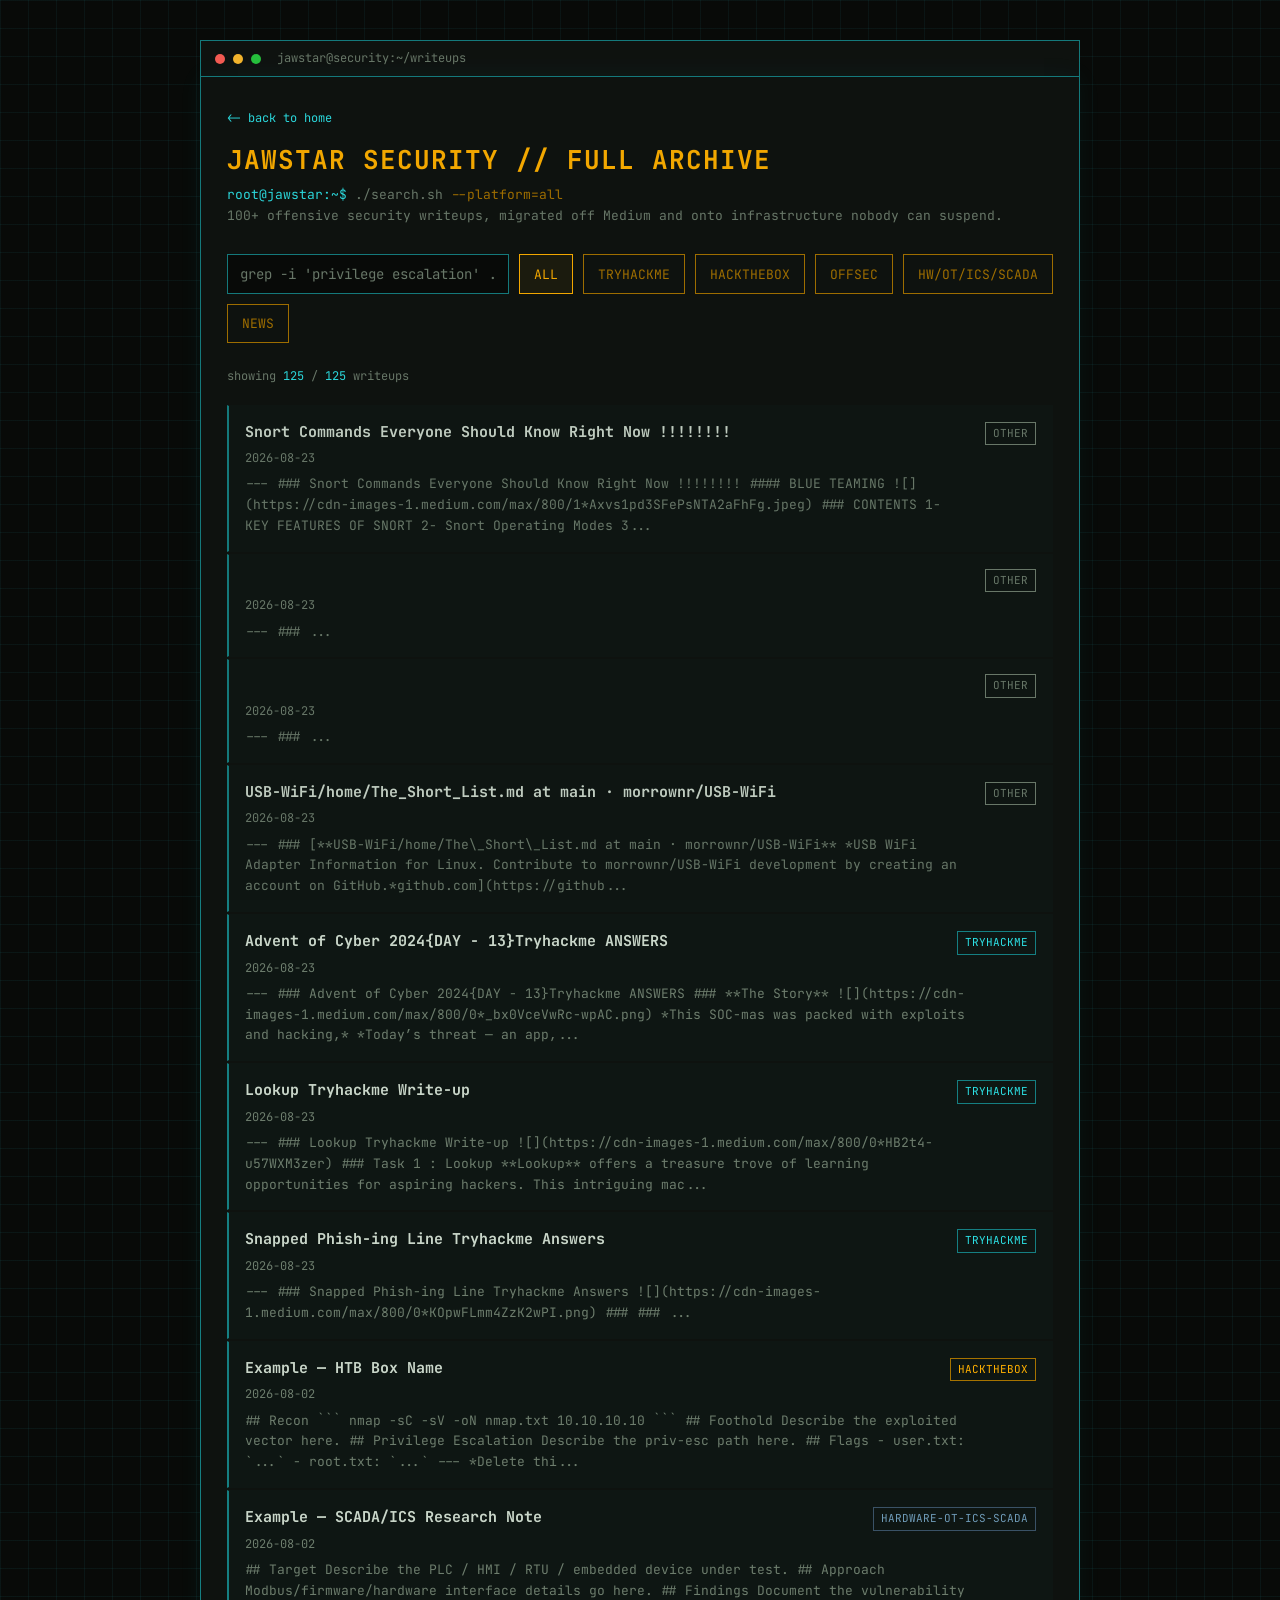
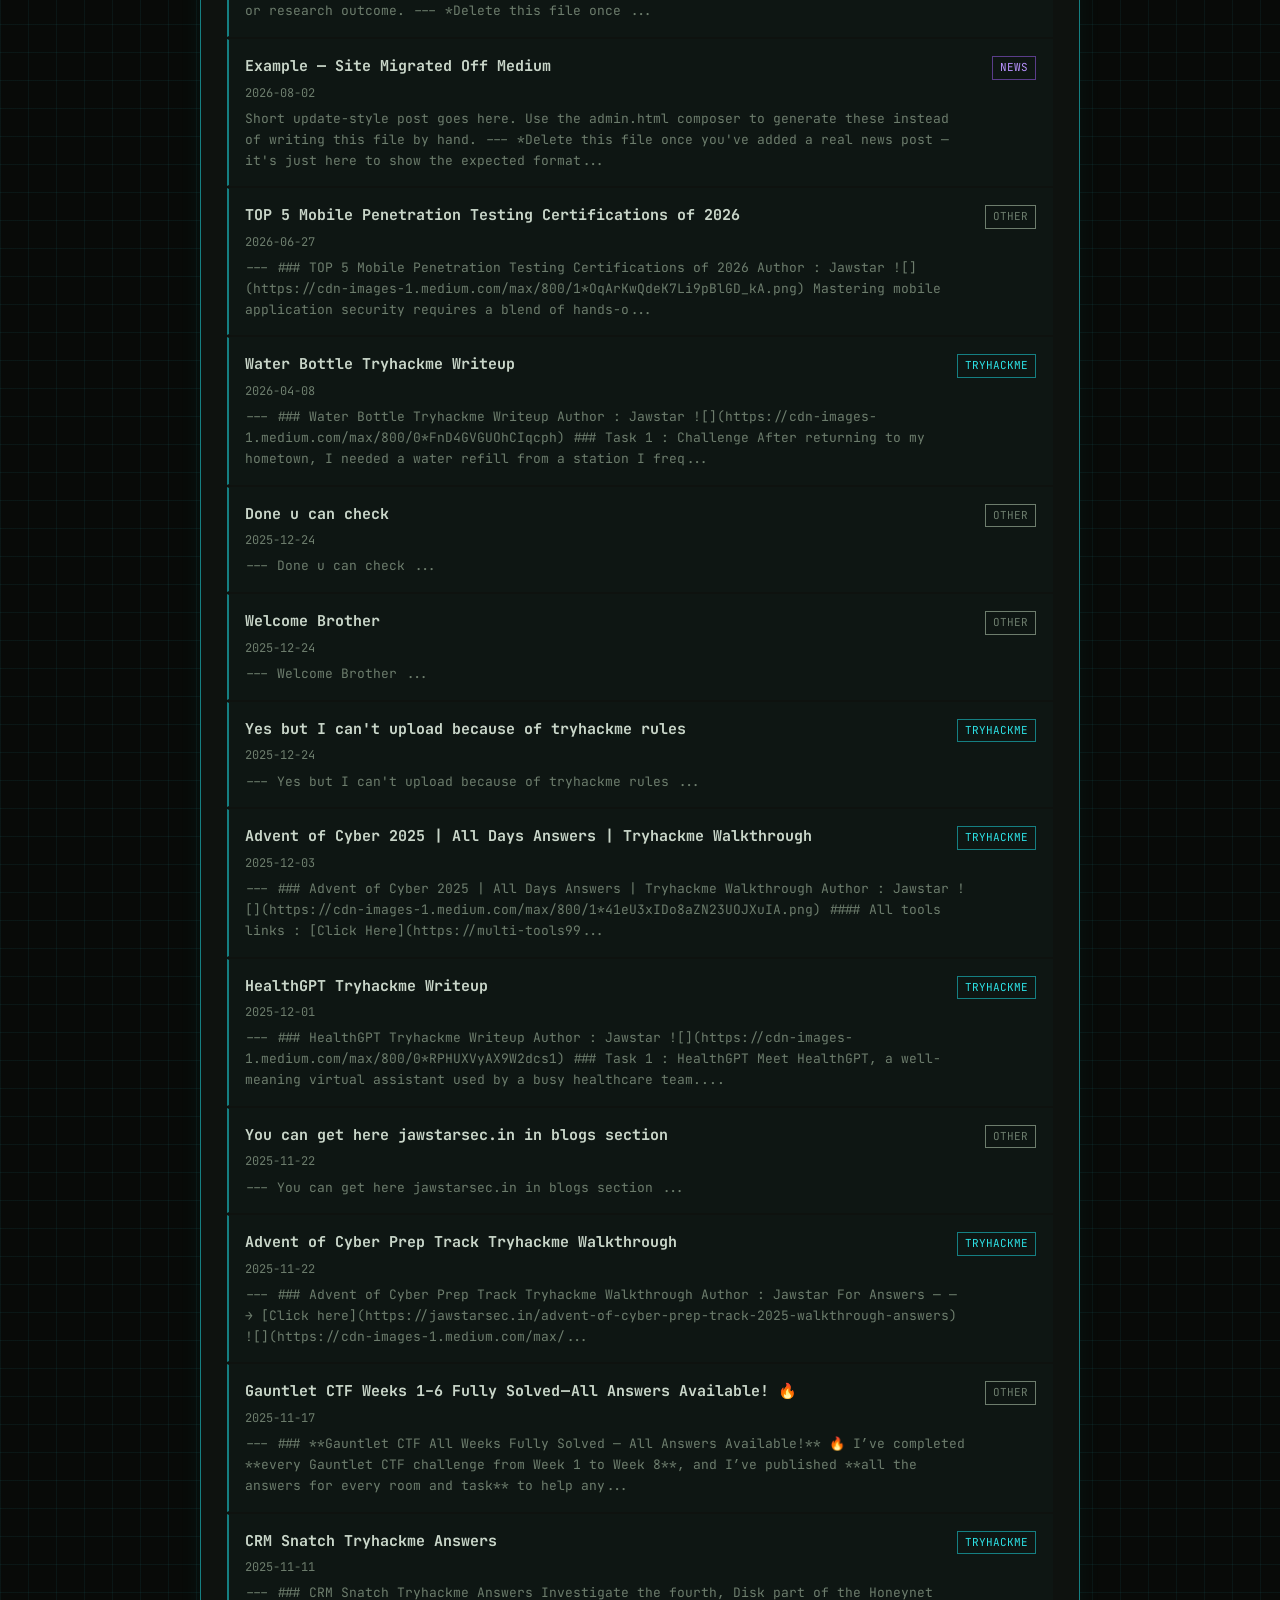
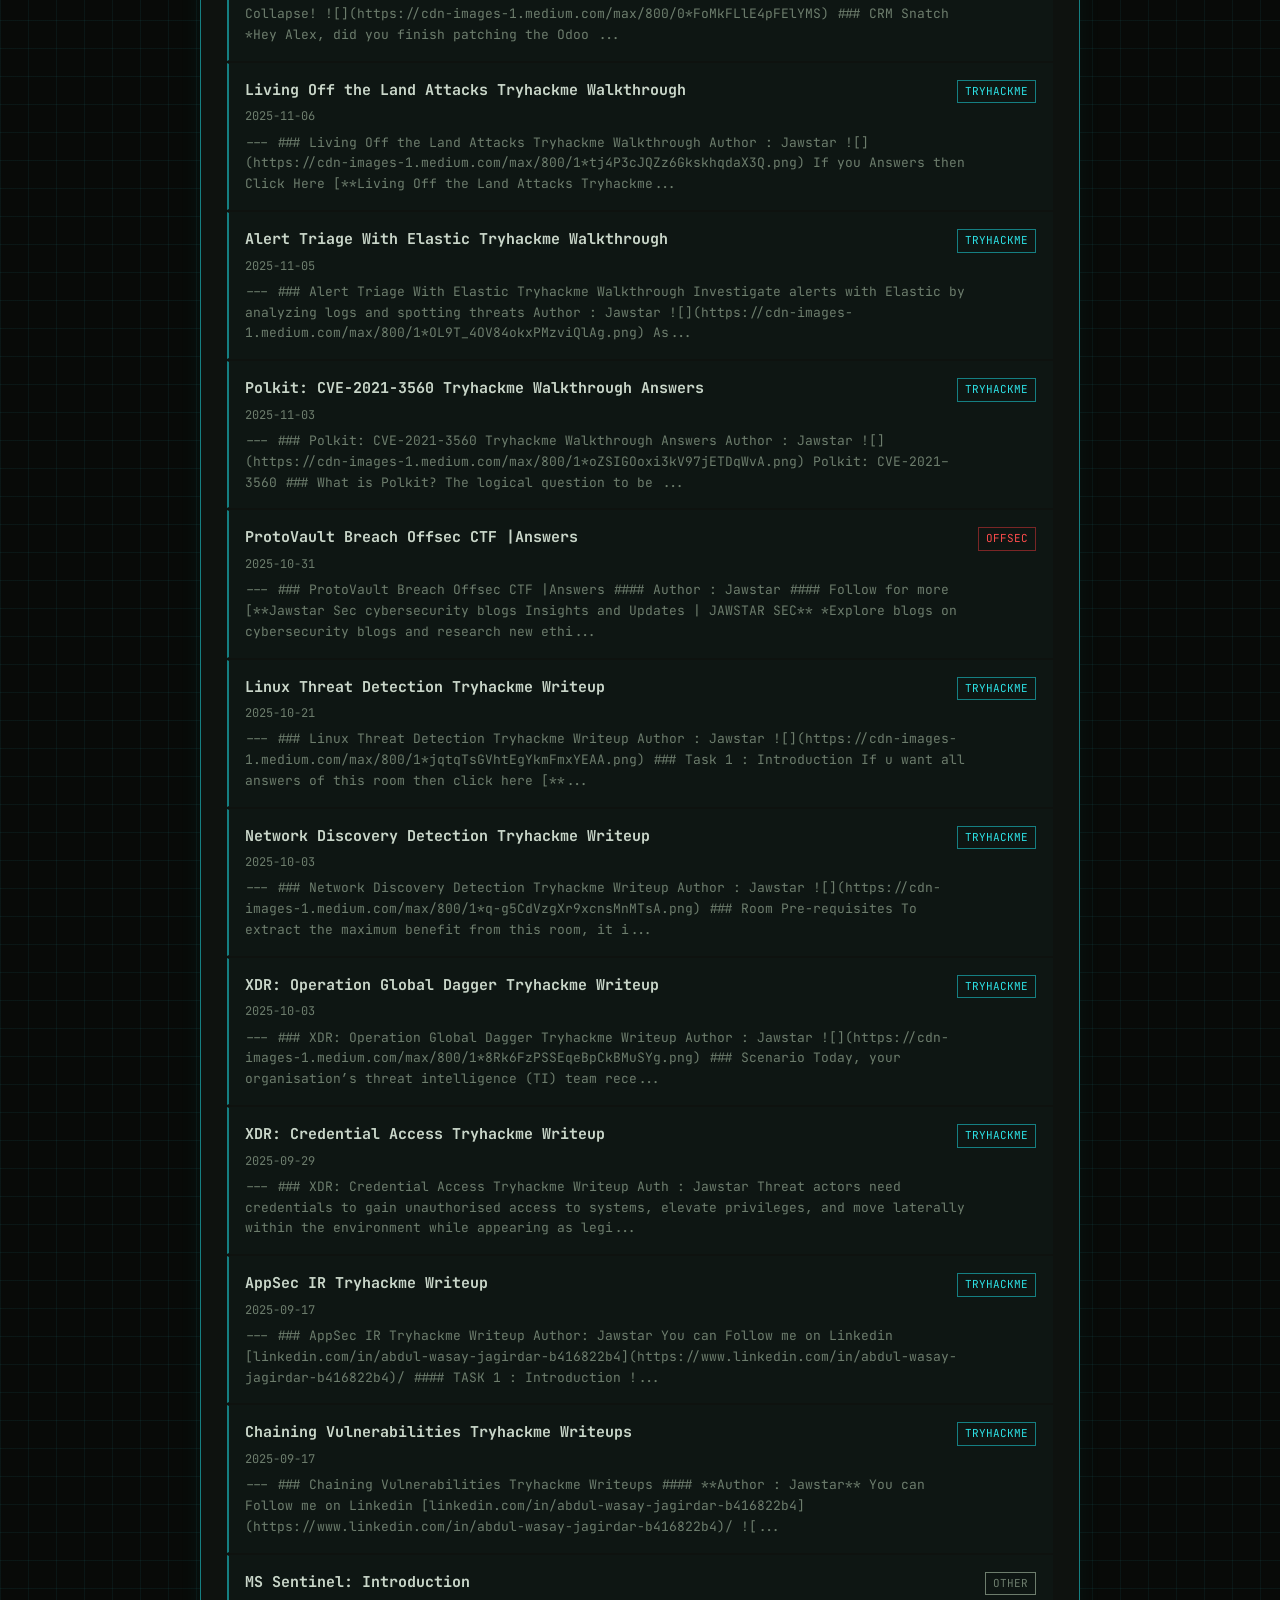
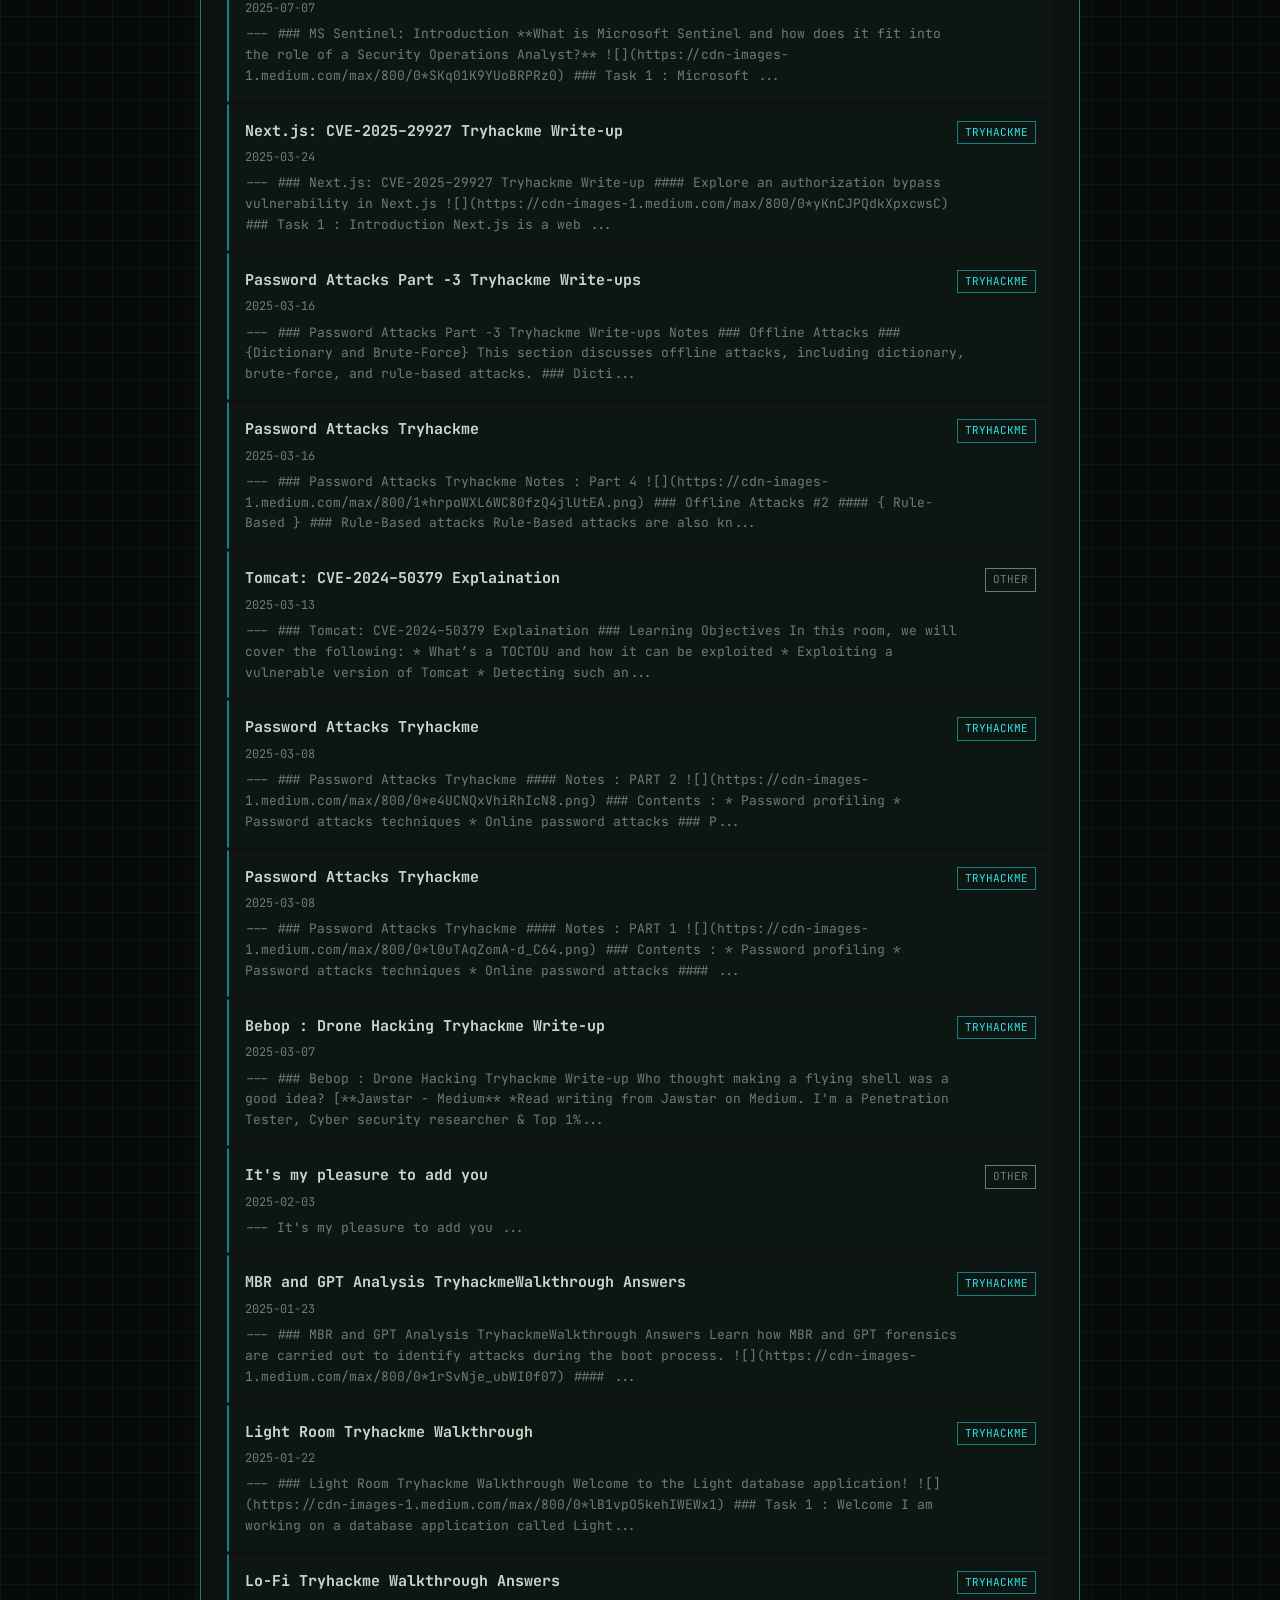
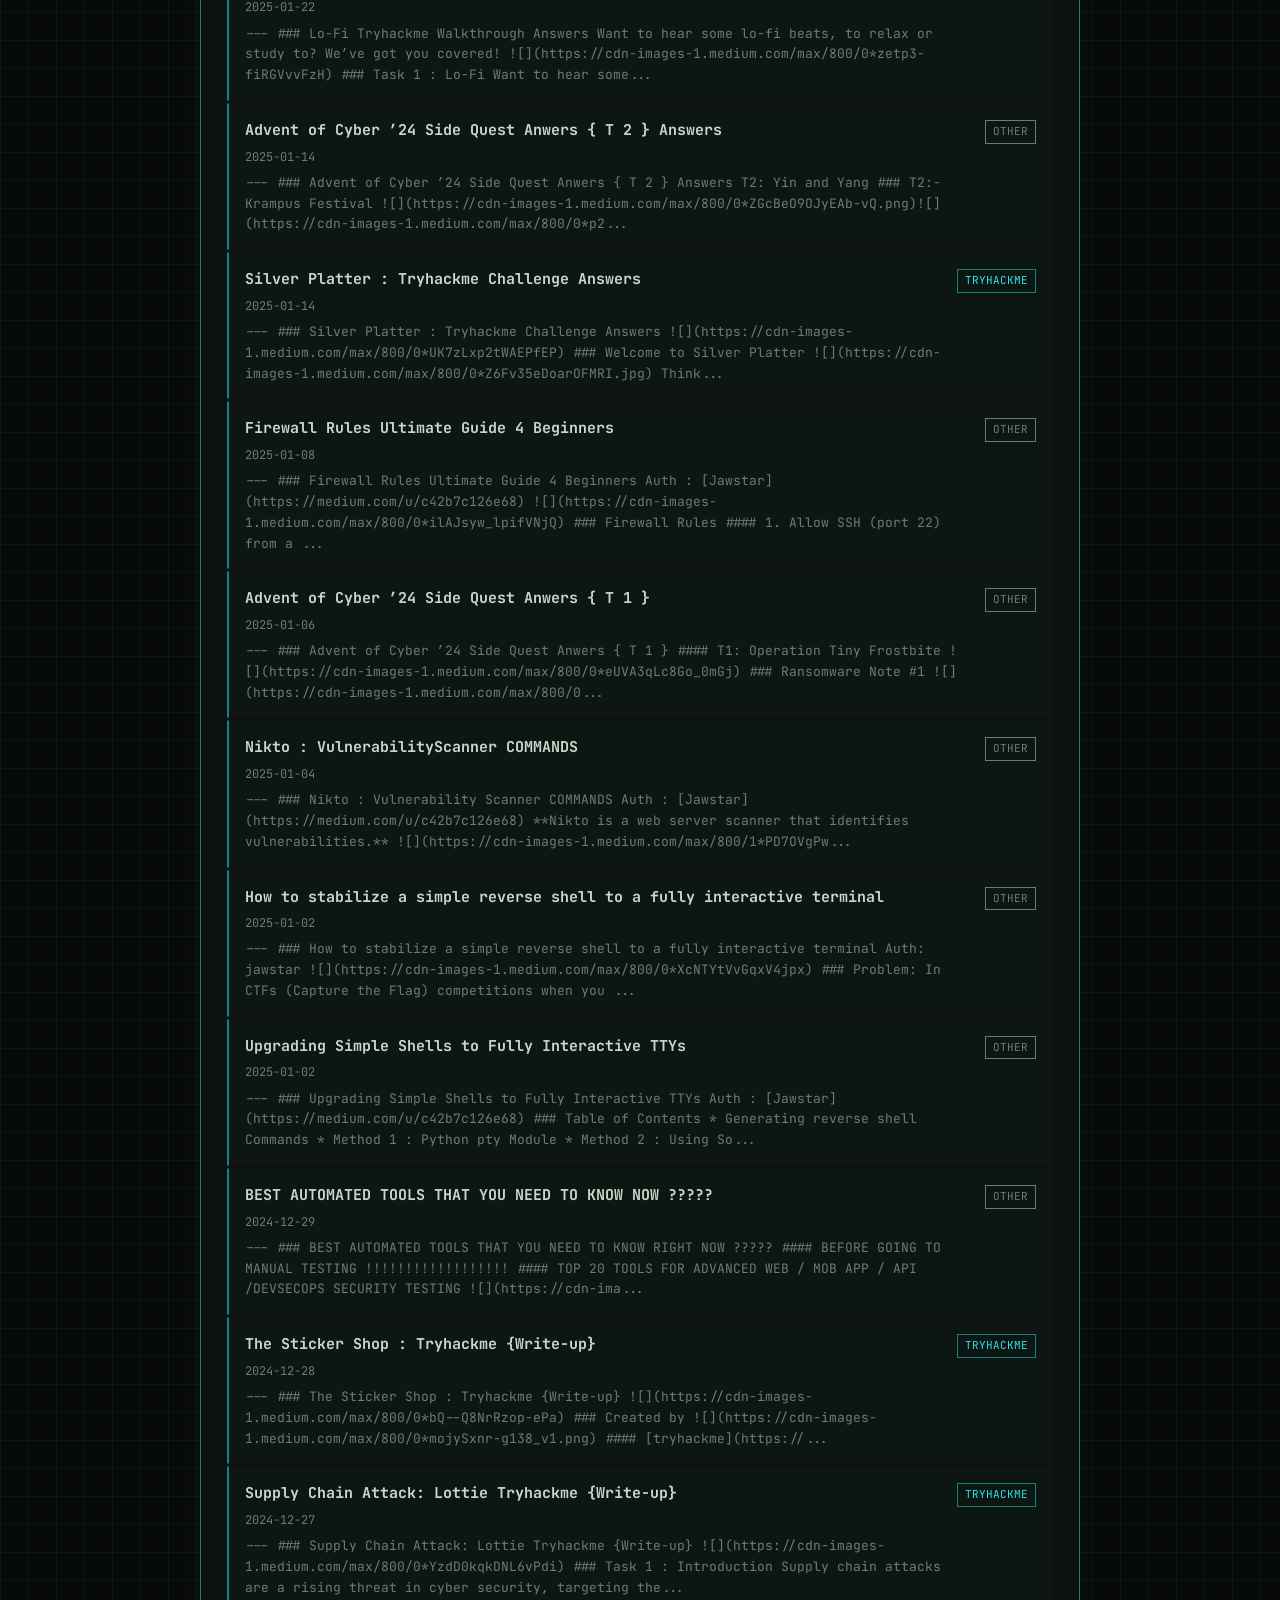
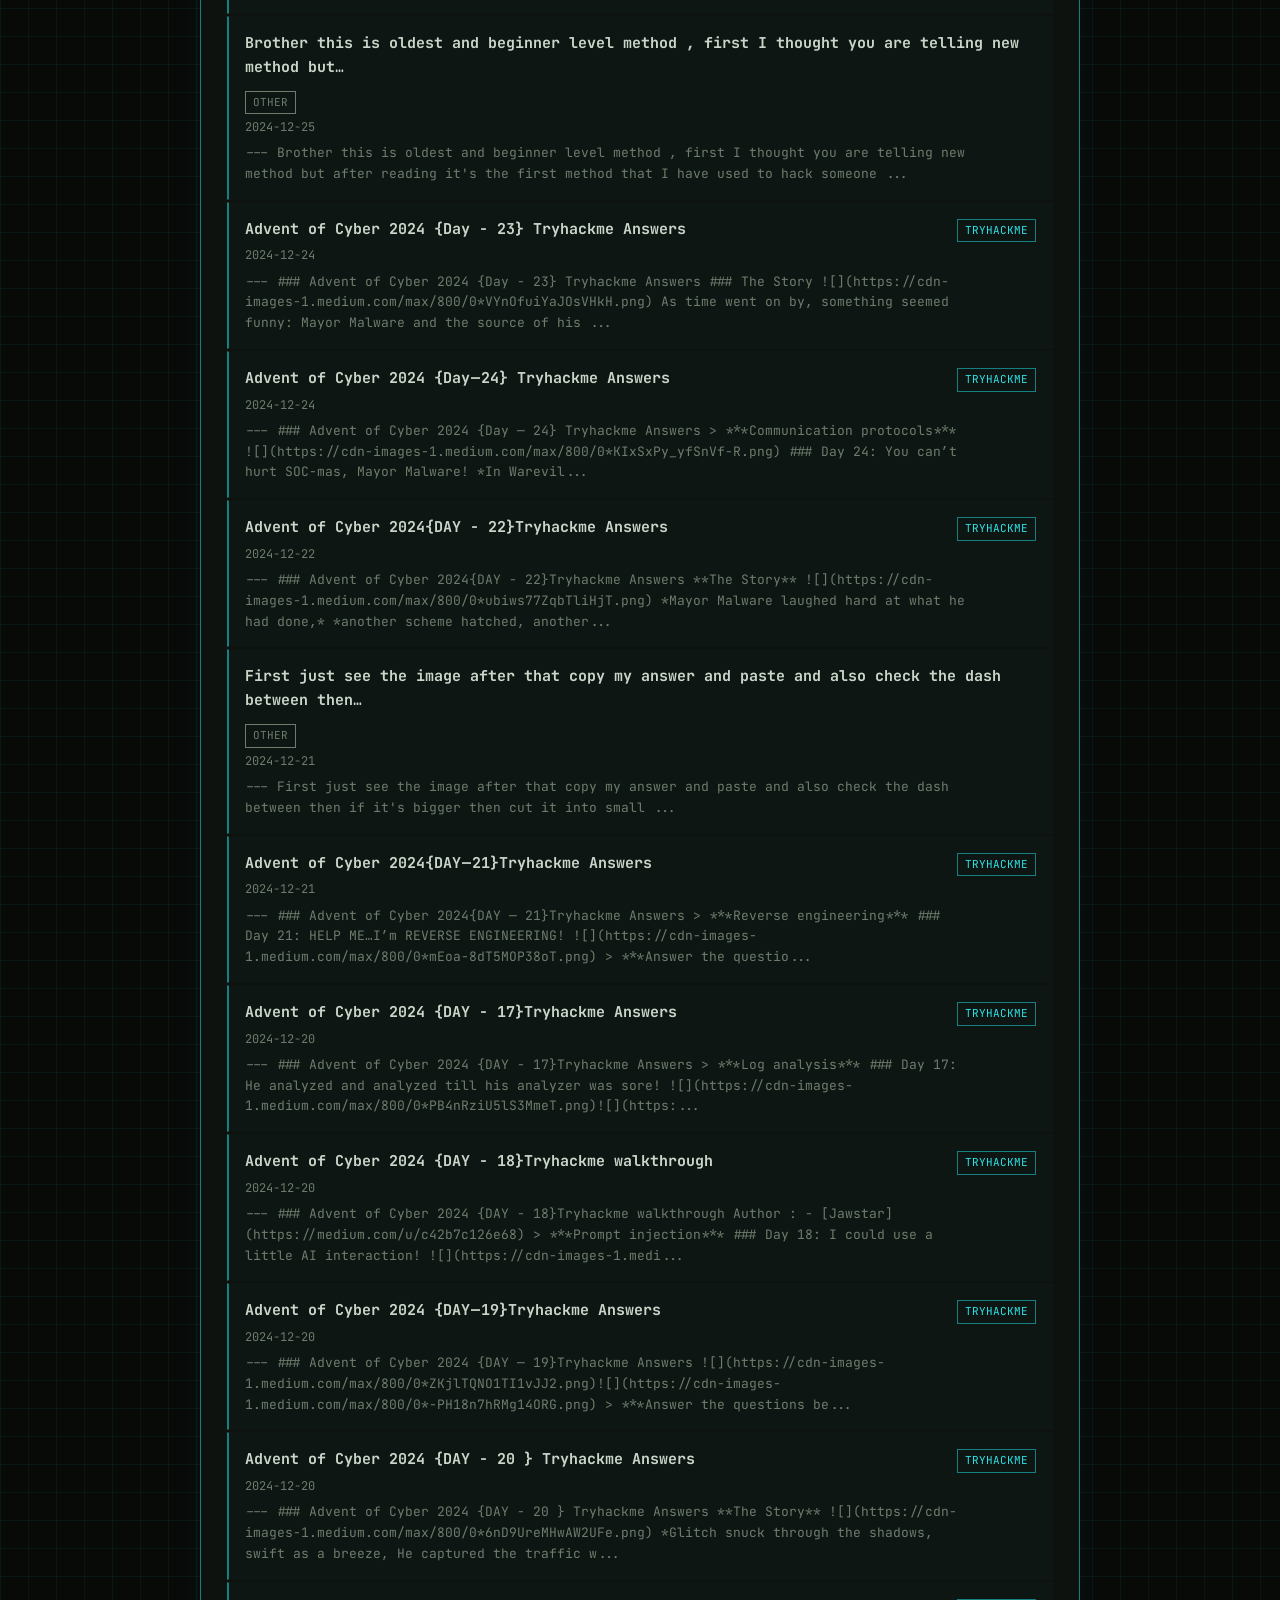
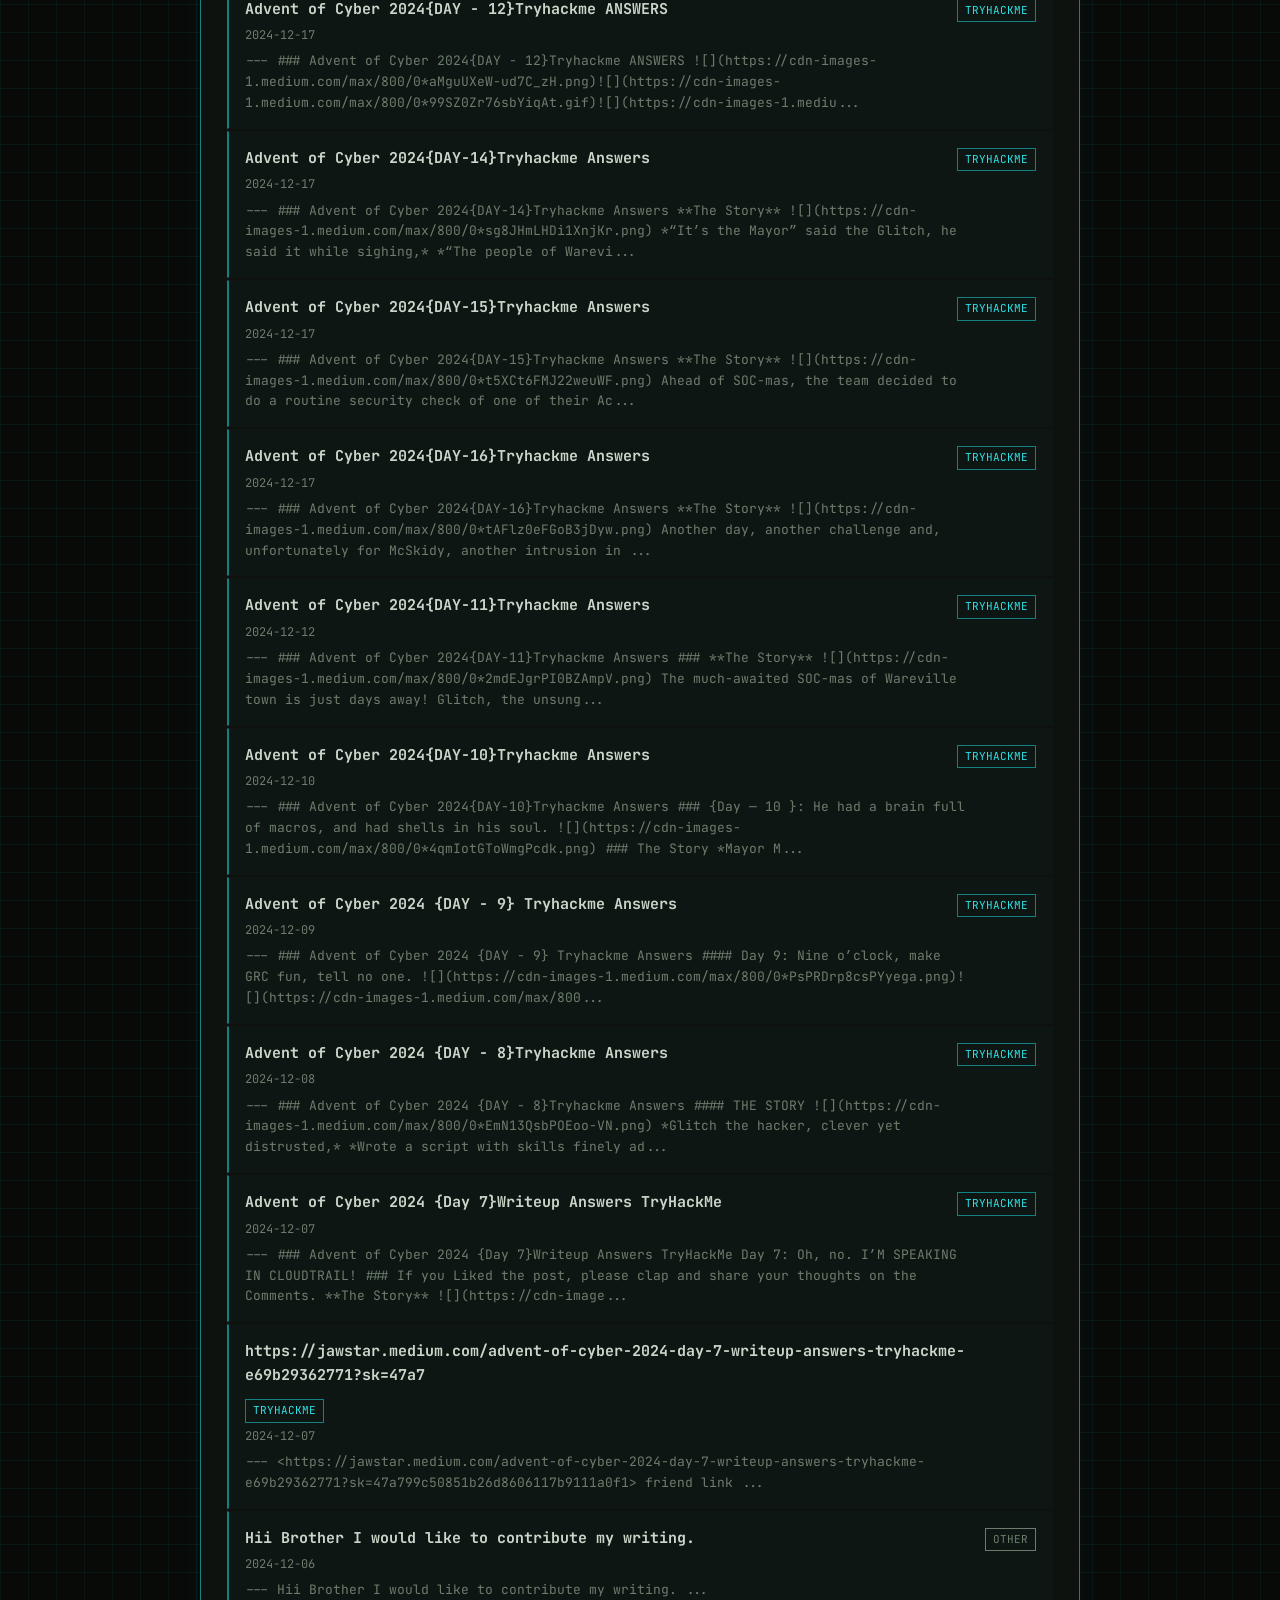
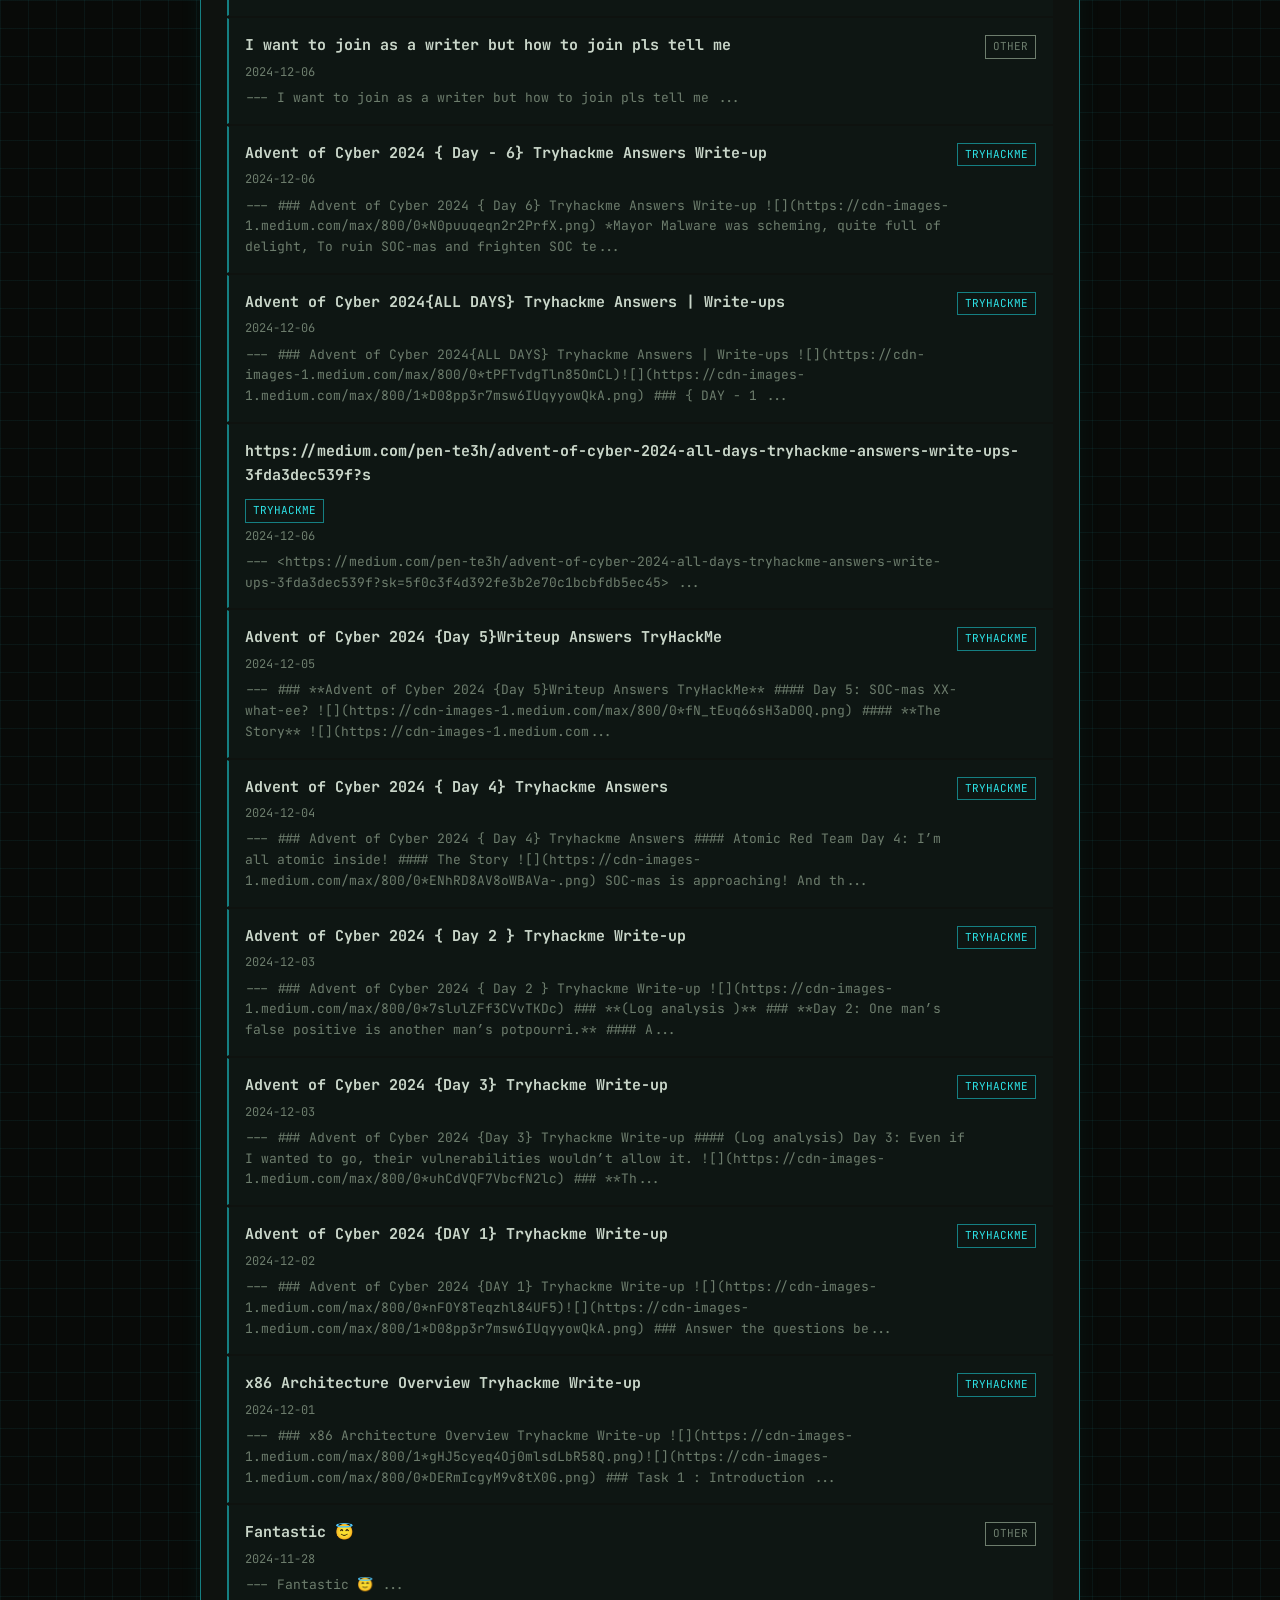
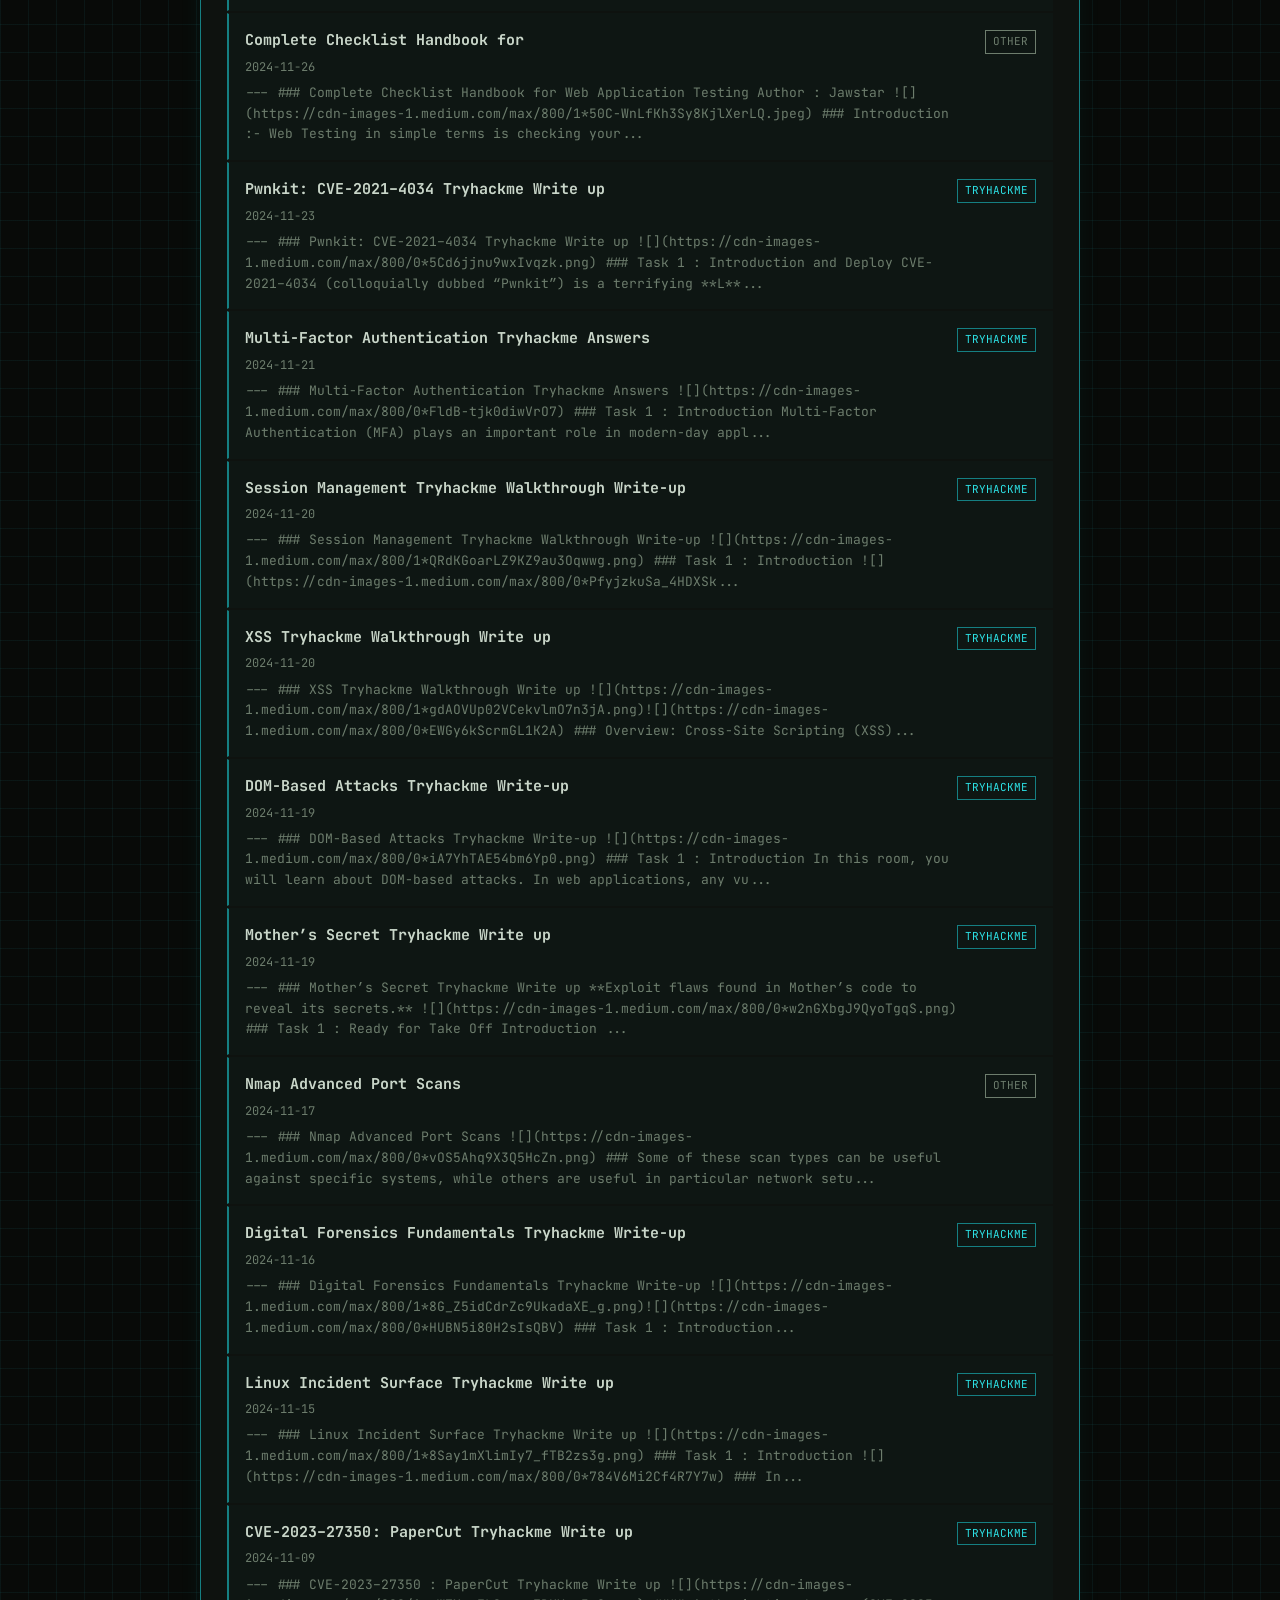
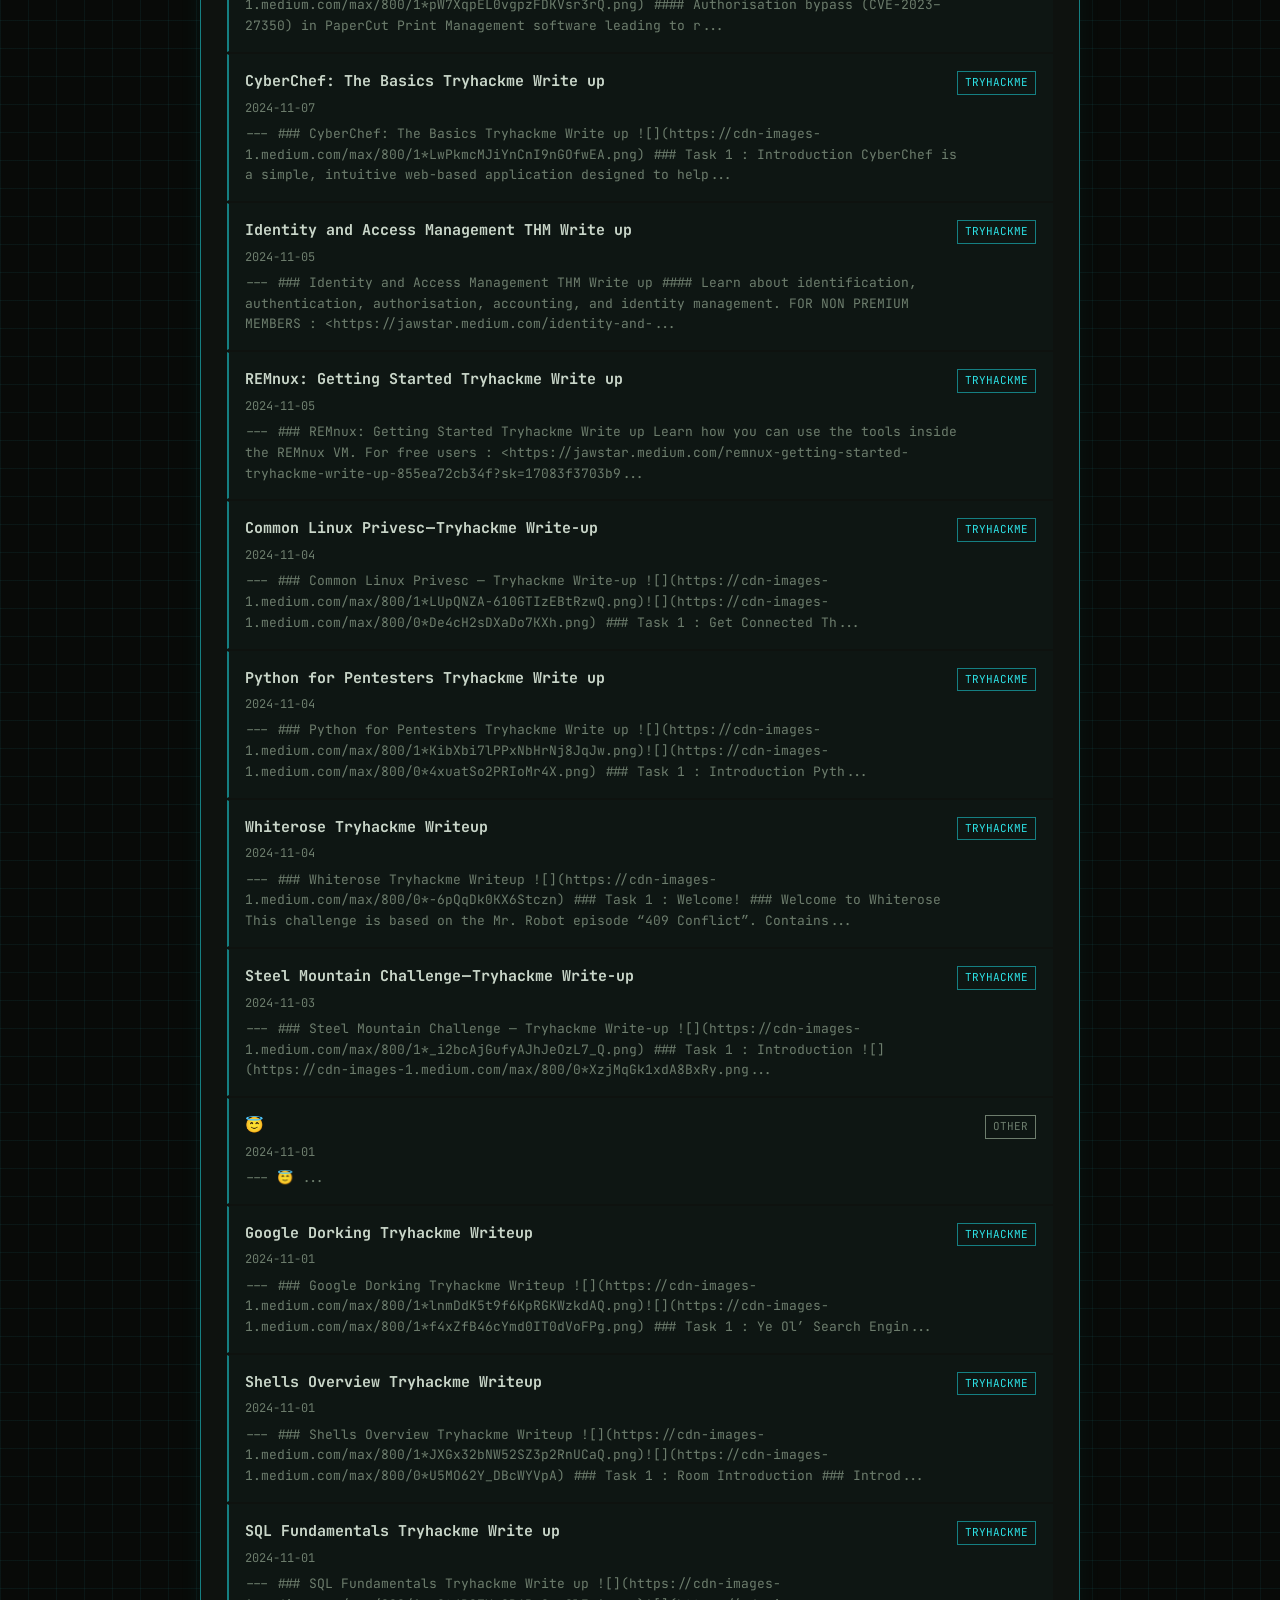
<file: archive.html>
<!DOCTYPE html>
<html lang="en">
<head>
<meta charset="UTF-8">
<meta name="viewport" content="width=device-width, initial-scale=1.0">
<title>Jawstar Security // Writeup Vault</title>
<link rel="preconnect" href="https://fonts.googleapis.com">
<link href="https://fonts.googleapis.com/css2?family=JetBrains+Mono:wght@400;500;700&display=swap" rel="stylesheet">
<link rel="stylesheet" href="assets/css/style.css">
</head>
<body>
<div class="wrap">

  <div class="termbar">
    <span class="dot r"></span><span class="dot y"></span><span class="dot g"></span>
    <span style="margin-left:8px;">jawstar@security:~/writeups</span>
  </div>
  <div class="terminal">
    <a href="index.html" style="font-size:12px;">&lt;- back to home</a>
    <h1 class="brand" style="margin-top:10px;">JAWSTAR SECURITY // FULL ARCHIVE</h1>
    <p class="tagline">
      <span class="prompt">root@jawstar:~$</span> ./search.sh <span class="amber">--platform=all</span><span class="cursor"></span>
      <br>100+ offensive security writeups, migrated off Medium and onto infrastructure nobody can suspend.
    </p>

    <div class="controls">
      <input type="text" id="searchBox" placeholder="grep -i 'privilege escalation' ..." autocomplete="off">
      <button class="filter-btn active" data-platform="all">ALL</button>
      <button class="filter-btn" data-platform="tryhackme">TRYHACKME</button>
      <button class="filter-btn" data-platform="hackthebox">HACKTHEBOX</button>
      <button class="filter-btn" data-platform="offsec">OFFSEC</button>
      <button class="filter-btn" data-platform="hardware-ot-ics-scada">HW/OT/ICS/SCADA</button>
      <button class="filter-btn" data-platform="news">NEWS</button>
    </div>

    <div class="stat-line">showing <span class="count" id="visibleCount">0</span> / <span class="count" id="totalCount">0</span> writeups</div>

    <div class="entries" id="entries"></div>
    <div class="empty-state" id="emptyState" style="display:none;">No matches. Try a different query or filter.</div>
  </div>

  <footer>
    built by <a href="https://jawstarsec.in" target="_blank">Jawstar Security</a> ·
    <a href="https://github.com/JawStar" target="_blank">github.com/JawStar</a>
  </footer>
</div>

<script src="assets/js/app.js"></script>
</body>
</html>
</file>
<file: assets/css/style.css>
:root {
  --bg: #080a08;
  --bg-raised: #0e120f;
  --grid-line: rgba(45, 226, 230, 0.06);
  --amber: #ffb000;
  --amber-dim: #a67300;
  --cyan: #2de2e6;
  --cyan-dim: #157f82;
  --text: #c9d6c9;
  --text-dim: #6d7d6d;
  --danger: #ff4d4d;
  --mono: 'JetBrains Mono', 'IBM Plex Mono', ui-monospace, 'Courier New', monospace;
}

* { box-sizing: border-box; }

html, body {
  margin: 0;
  padding: 0;
  background: var(--bg);
  color: var(--text);
  font-family: var(--mono);
  font-size: 15px;
  line-height: 1.6;
}

body {
  background-image:
    linear-gradient(var(--grid-line) 1px, transparent 1px),
    linear-gradient(90deg, var(--grid-line) 1px, transparent 1px);
  background-size: 28px 28px;
  min-height: 100vh;
}

/* CRT scanline overlay */
body::before {
  content: "";
  position: fixed;
  inset: 0;
  pointer-events: none;
  z-index: 999;
  background: repeating-linear-gradient(
    to bottom,
    rgba(0, 0, 0, 0) 0px,
    rgba(0, 0, 0, 0.10) 1px,
    rgba(0, 0, 0, 0) 2px
  );
  mix-blend-mode: multiply;
}

a { color: var(--cyan); text-decoration: none; }
a:hover { text-decoration: underline; }

.wrap {
  max-width: 920px;
  margin: 0 auto;
  padding: 40px 20px 80px;
}

.termbar {
  display: flex;
  align-items: center;
  gap: 8px;
  padding: 8px 14px;
  background: var(--bg-raised);
  border: 1px solid var(--cyan-dim);
  border-bottom: none;
  font-size: 12px;
  color: var(--text-dim);
}
.termbar .dot { width: 10px; height: 10px; border-radius: 50%; display: inline-block; }
.termbar .dot.r { background: #ff5f56; }
.termbar .dot.y { background: #ffbd2e; }
.termbar .dot.g { background: #27c93f; }

.terminal {
  border: 1px solid var(--cyan-dim);
  background: var(--bg-raised);
  box-shadow: 0 0 24px rgba(45, 226, 230, 0.05);
  padding: 28px 26px;
}

.prompt {
  color: var(--cyan);
}
.prompt .path { color: var(--amber); }
.prompt .cursor {
  display: inline-block;
  width: 8px;
  height: 16px;
  background: var(--amber);
  margin-left: 4px;
  animation: blink 1s step-start infinite;
  vertical-align: middle;
}
@keyframes blink { 50% { opacity: 0; } }

h1.brand {
  font-size: 26px;
  margin: 0 0 4px;
  color: var(--amber);
  letter-spacing: 1px;
}
.tagline {
  color: var(--text-dim);
  margin: 0 0 28px;
  font-size: 13px;
}
.tagline .amber { color: var(--amber-dim); }

.controls {
  display: flex;
  flex-wrap: wrap;
  gap: 10px;
  margin-bottom: 24px;
}

.controls input[type="text"] {
  flex: 1;
  min-width: 220px;
  background: var(--bg);
  border: 1px solid var(--cyan-dim);
  color: var(--text);
  font-family: var(--mono);
  padding: 10px 12px;
  font-size: 14px;
}
.controls input[type="text"]:focus {
  outline: none;
  border-color: var(--cyan);
}
.controls input[type="text"]::placeholder { color: var(--text-dim); }

.filter-btn {
  background: transparent;
  border: 1px solid var(--amber-dim);
  color: var(--amber-dim);
  font-family: var(--mono);
  padding: 10px 14px;
  font-size: 13px;
  cursor: pointer;
}
.filter-btn.active, .filter-btn:hover {
  border-color: var(--amber);
  color: var(--amber);
  background: rgba(255, 176, 0, 0.06);
}

.stat-line {
  color: var(--text-dim);
  font-size: 12px;
  margin-bottom: 18px;
}
.stat-line .count { color: var(--cyan); }

.entries { display: flex; flex-direction: column; gap: 2px; }

.entry {
  border: 1px solid transparent;
  border-left: 2px solid var(--cyan-dim);
  padding: 14px 16px;
  background: rgba(45, 226, 230, 0.015);
  transition: border-color 0.15s, background 0.15s;
}
.entry:hover {
  border-left-color: var(--amber);
  background: rgba(255, 176, 0, 0.03);
}

.entry-top {
  display: flex;
  justify-content: space-between;
  align-items: baseline;
  gap: 12px;
  flex-wrap: wrap;
}

.entry-title a {
  color: var(--text);
  font-weight: 700;
  font-size: 15px;
}
.entry-title a:hover { color: var(--amber); text-decoration: none; }

.tag {
  font-size: 11px;
  padding: 2px 7px;
  border: 1px solid;
  white-space: nowrap;
}
.tag.tryhackme { color: var(--cyan); border-color: var(--cyan-dim); }
.tag.hackthebox { color: var(--amber); border-color: var(--amber-dim); }
.tag.offsec { color: var(--danger); border-color: #7a2626; }
.tag.hardware-ot-ics-scada { color: #6f9bb8; border-color: #3a5266; }
.tag.news { color: #b892ff; border-color: #5a3d8a; }
.tag.other { color: var(--text-dim); border-color: var(--text-dim); }

.entry-meta {
  font-size: 12px;
  color: var(--text-dim);
  margin-top: 4px;
}

.entry-excerpt {
  font-size: 13px;
  color: var(--text-dim);
  margin-top: 6px;
  max-width: 90ch;
}

.empty-state {
  color: var(--text-dim);
  padding: 40px 0;
  text-align: center;
  font-size: 13px;
}

footer {
  margin-top: 40px;
  color: var(--text-dim);
  font-size: 12px;
  text-align: center;
}
footer a { color: var(--amber-dim); }

@media (max-width: 600px) {
  .wrap { padding: 20px 12px 60px; }
  .terminal { padding: 20px 16px; }
}
</file>
